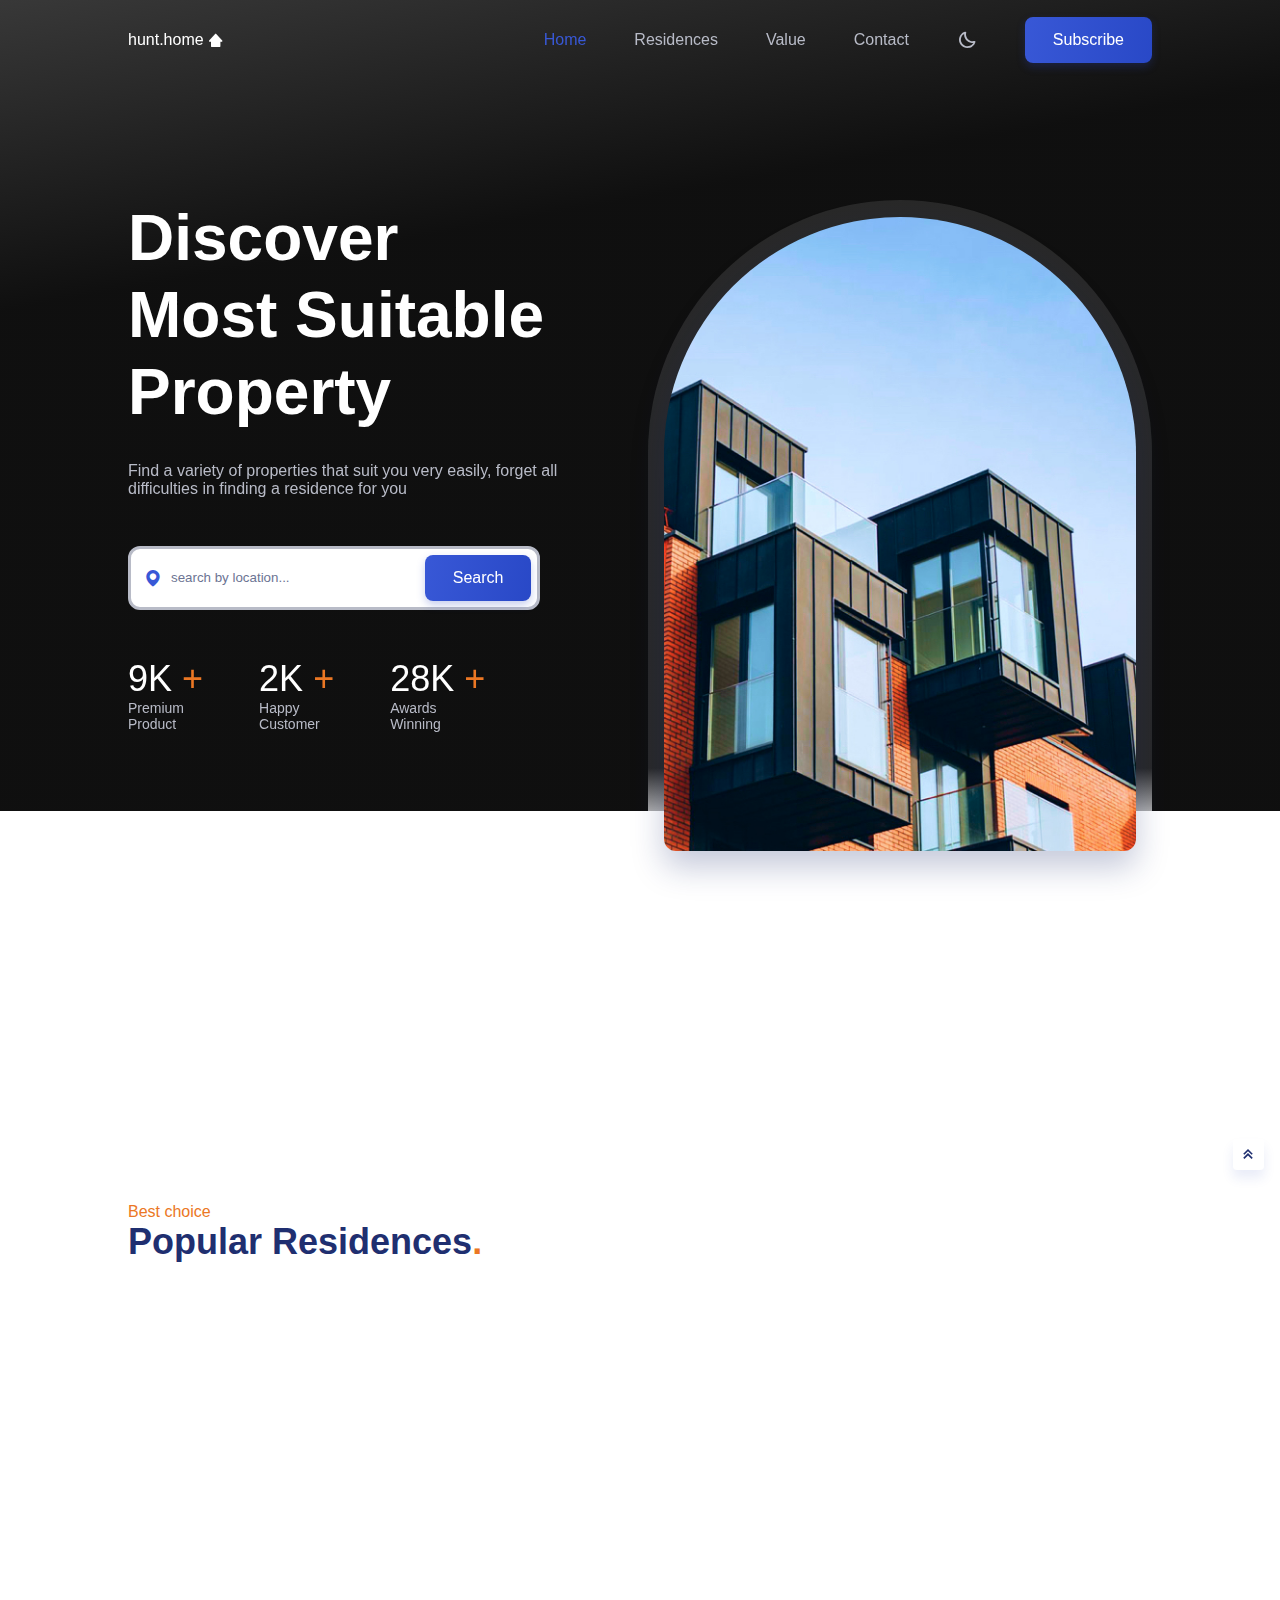
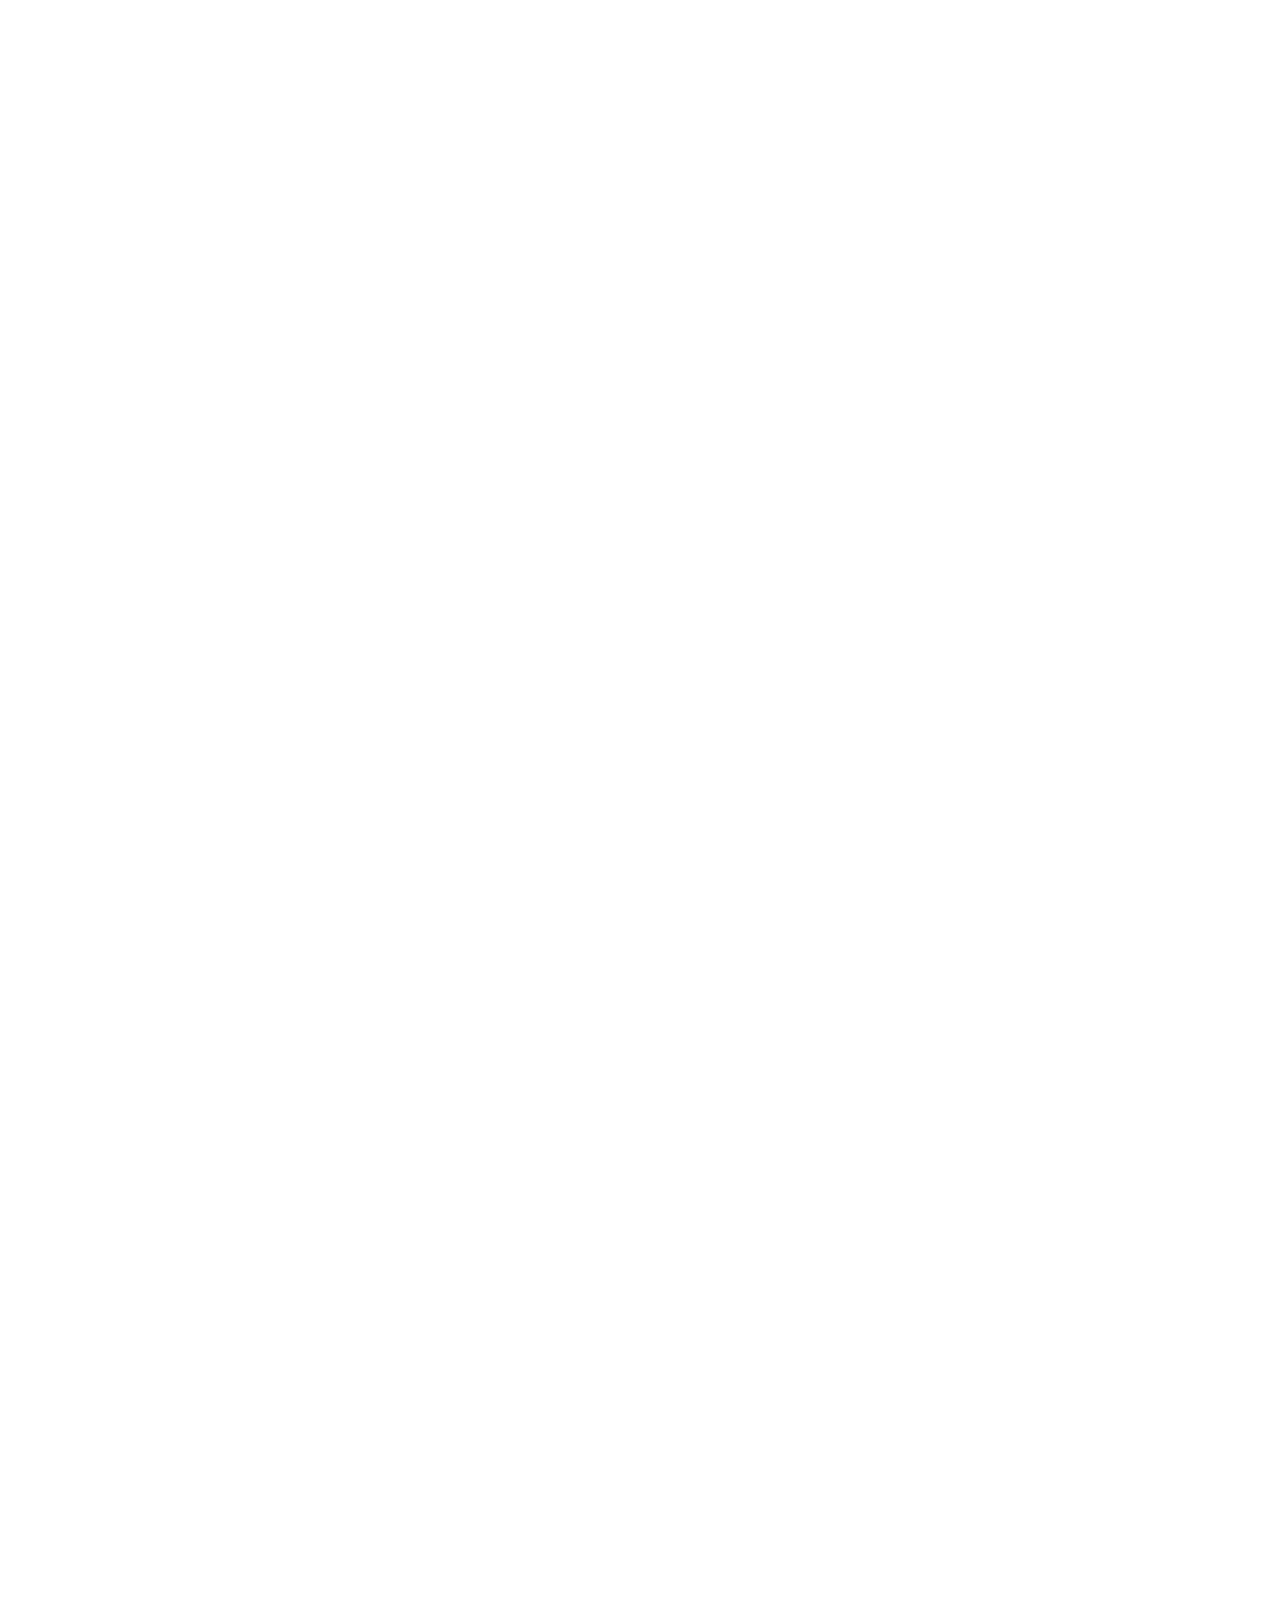
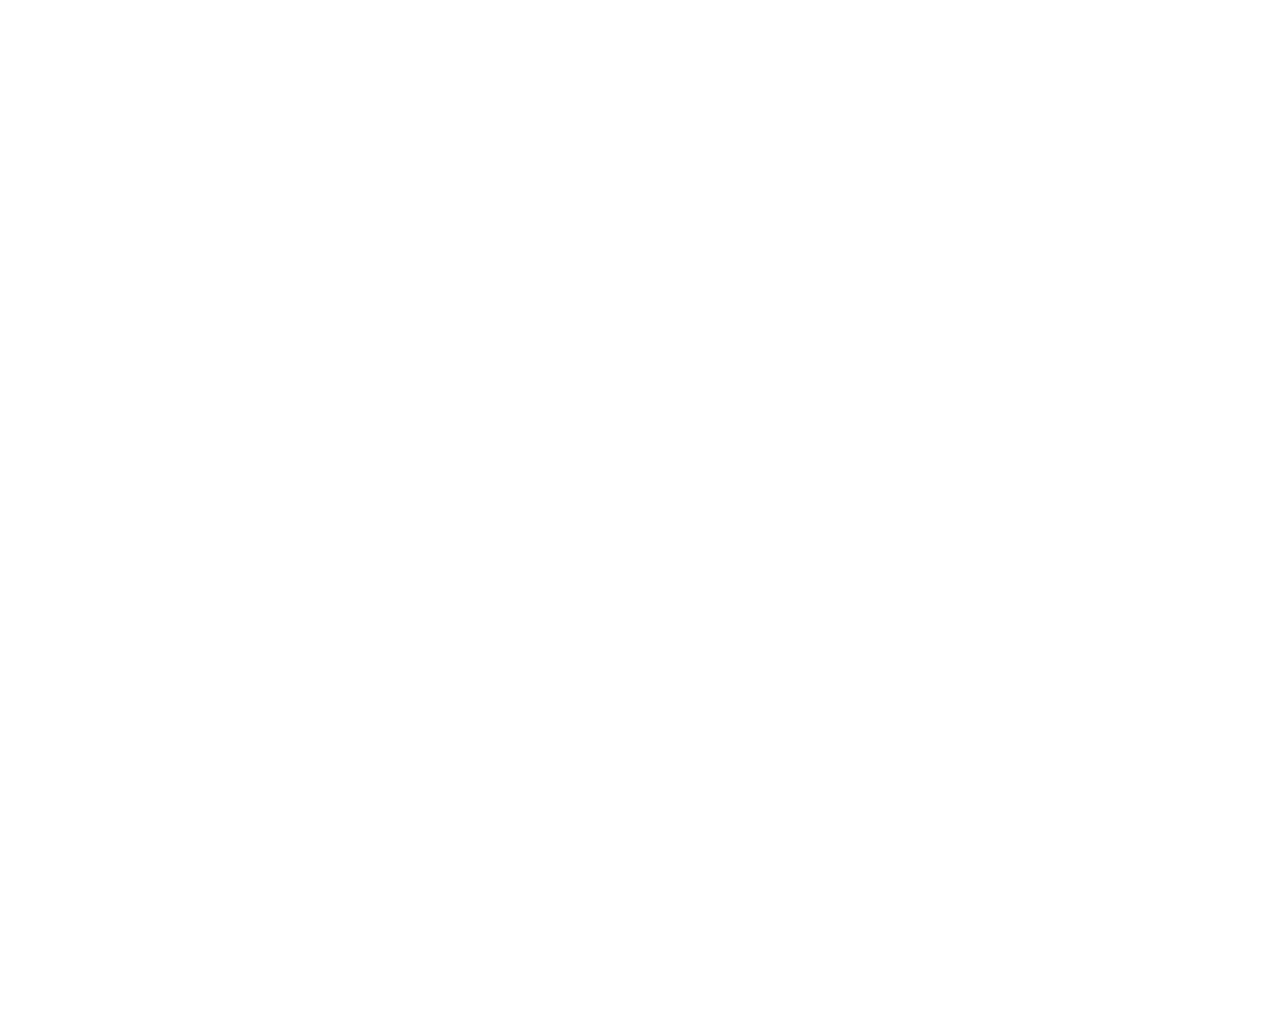
<file: realstate/index.html>
<!DOCTYPE html>
<html lang="en">
  <head>
    <meta charset="UTF-8" />
    <meta name="viewport" content="width=device-width, initial-scale=1.0" />

    <!--=============== FAVICON ===============-->
    <link
      rel="shortcut icon"
      href="./assets/img/favicon.png"
      type="image/x-icon"
    />

    <!--=============== BOXICONS ===============-->
    <link
      href="https://unpkg.com/boxicons@2.1.4/css/boxicons.min.css"
      rel="stylesheet"
    />

    <!--=============== SWIPER CSS ===============-->
    <link rel="stylesheet" href="./assets/css/swiper-bundle.min.css" />

    <!--=============== CSS ===============-->
    <link rel="stylesheet" href="./assets/css/style.css" />

    <title>Responsive real state website - Amit</title>
  </head>
  <body>
    <!--==================== HEADER ====================-->
    <header class="header" id="header">
      <nav class="nav container">
        <a href="#" class="nav__logo">
          hunt.home <i class="bx bxs-home-alt-2"></i>
        </a>

        <div class="nav__menu">
          <ul class="nav__list">
            <li class="nav__item">
              <a href="#home" class="nav__link active-link">
                <i class="bx bx-home-alt-2"></i>
                <span>Home</span>
              </a>
            </li>

            <li class="nav__item">
              <a href="#popular" class="nav__link">
                <i class="bx bx-building-house"></i>
                <span>Residences</span>
              </a>
            </li>

            <li class="nav__item">
              <a href="#value" class="nav__link">
                <i class="bx bx-award"></i>
                <span>Value</span>
              </a>
            </li>

            <li class="nav__item">
              <a href="#contact" class="nav__link">
                <i class="bx bx-phone"></i>
                <span>Contact</span>
              </a>
            </li>
          </ul>
        </div>

        <!-- adding theme change button -->
        <i class="bx bx-moon change-theme" id="theme-button"></i>

        <a href="#" class="button nav__button">Subscribe</a>
      </nav>
    </header>

    <!--==================== MAIN ====================-->
    <main class="main">
      <!--==================== HOME ====================-->
      <section class="home section" id="home">
        <div class="home__container container grid">
          <div class="home__data">
            <h1 class="home__title">
              Discover <br />
              Most Suitable <br />
              Property
            </h1>
            <p class="home__description">
              Find a variety of properties that suit you very easily, forget all
              difficulties in finding a residence for you
            </p>

            <form action="#" class="home__search">
              <i class="bx bxs-map"> </i>
              <input
                type="search"
                placeholder="search by location..."
                class="home__search-input"
              />
              <button class="button">Search</button>
            </form>

            <div class="home__value">
              <div>
                <h1 class="home__value-number">9K <span>+</span></h1>
                <span class="home__value-description">
                  Premium <br />
                  Product
                </span>
              </div>

              <div>
                <h1 class="home__value-number">2K <span>+</span></h1>
                <span class="home__value-description">
                  Happy <br />
                  Customer
                </span>
              </div>

              <div>
                <h1 class="home__value-number">28K <span>+</span></h1>
                <span class="home__value-description">
                  Awards <br />
                  Winning
                </span>
              </div>
            </div>
          </div>

          <div class="home__images">
            <div class="home__orbe"></div>

            <div class="home__img">
              <img src="./assets/img/home.jpg" alt="" />
            </div>
          </div>
        </div>
      </section>

      <!--==================== LOGOS ====================-->
      <section class="logos section">
        <div class="logos__container container grid">
          <div class="logos__img">
            <img src="./assets/img/logo1.png" alt="" />
          </div>

          <div class="logos__img">
            <img src="./assets/img/logo2.png" alt="" />
          </div>

          <div class="logos__img">
            <img src="./assets/img/logo3.png" alt="" />
          </div>

          <div class="logos__img">
            <img src="./assets/img/logo4.png" alt="" />
          </div>
        </div>
      </section>

      <!--==================== POPULAR ====================-->
      <section class="popular section" id="popular">
        <div class="container">
          <span class="section__subtitle">Best choice</span>
          <h2 class="section__title">Popular Residences<span>.</span></h2>

          <div class="popular__container swiper">
            <div class="swiper-wrapper">
              <article class="popular__card swiper-slide">
                <img src="./assets/img/popular1.jpg" class="popular__img" />
                <div class="popular__data">
                  <h2 class="popular__price"><span>₹</span>6,32,599</h2>
                  <h3 class="popular__title">Garden City Assat</h3>
                  <p class="popular__description">
                    Street The Garden City Of Miraflores, Lima - Perú Av. Sol
                    #9876
                  </p>
                </div>
              </article>

              <article class="popular__card swiper-slide">
                <img
                  src="./assets/img/popular2.jpg"
                  alt=""
                  class="popular__img"
                />
                <div class="popular__data">
                  <h2 class="popular__price"><span>₹</span>3,55,159</h2>
                  <h3 class="popular__title">Gables Luxurious House</h3>
                  <p class="popular__description">
                    Street The Garden City Of Miraflores, Lima - Perú Av. Sol
                    #9876
                  </p>
                </div>
              </article>

              <article class="popular__card swiper-slide">
                <img
                  src="./assets/img/popular3.jpg"
                  alt=""
                  class="popular__img"
                />
                <div class="popular__data">
                  <h2 class="popular__price"><span>₹</span>7,65,043</h2>
                  <h3 class="popular__title">Garden Orchard City</h3>
                  <p class="popular__description">
                    Street The Garden City Of Miraflores, Lima - Perú Av. Sol
                    #9876
                  </p>
                </div>
              </article>

              <article class="popular__card swiper-slide">
                <img
                  src="./assets/img/popular4.jpg"
                  alt=""
                  class="popular__img"
                />
                <div class="popular__data">
                  <h2 class="popular__price"><span>₹</span>6,52,024</h2>
                  <h3 class="popular__title">Luxurious City Garden</h3>
                  <p class="popular__description">
                    Street The Garden City Of Miraflores, Lima - Perú Av. Sol
                    #9876
                  </p>
                </div>
              </article>

              <article class="popular__card swiper-slide">
                <img
                  src="./assets/img/popular5.jpg"
                  alt=""
                  class="popular__img"
                />
                <div class="popular__data">
                  <h2 class="popular__price"><span>₹</span>4,87,043</h2>
                  <h3 class="popular__title">Aliva Private Garden</h3>
                  <p class="popular__description">
                    Street The Garden City Of Miraflores, Lima - Perú Av. Sol
                    #9876
                  </p>
                </div>
              </article>
            </div>
            <div class="swiper-button-next">
              <i class="bx bx-chevron-right"></i>
            </div>
            <div class="swiper-button-prev">
              <i class="bx bx-chevron-left"></i>
            </div>
          </div>
        </div>
      </section>

      <!--==================== VALUE ====================-->
      <section class="value section" id="value">
        <div class="value__container container grid">
          <div class="values__images">
            <div class="value__orbe"></div>

            <div class="value__img">
              <img src="./assets/img/value.jpg" alt="" />
            </div>
          </div>

          <div class="value__content">
            <div class="value__data">
              <span class="section__subtitle"> Our Value </span>
              <h2 class="section__title">Value We Give To You<span>.</span></h2>
              <p class="value__description">
                We always ready to help by providing the best service for you.
                We believe a good place to live can make your life better.
              </p>
            </div>

            <div class="value__accordion">
              <div class="value__accordion-item">
                <header class="value__accordion-header">
                  <i class="bx bxs-shield-x value__accordion-icon"></i>
                  <h3 class="value__accordion-title">
                    Best interest rates on the market
                  </h3>

                  <div class="value__accordion-arrow">
                    <i class="bx bxs-down-arrow"></i>
                  </div>
                </header>

                <div class="value__accordion-content">
                  <p class="value__accordion-description">
                    Price we provides is the best for you, we guarantee no price
                    changes on your property due to various unexpected costs
                    that may come.
                  </p>
                </div>
              </div>

              <div class="value__accordion-item">
                <header class="value__accordion-header">
                  <i class="bx bxs-x-square value__accordion-icon"></i>
                  <h3 class="value__accordion-title">
                    Prevent unstable prices
                  </h3>

                  <div class="value__accordion-arrow">
                    <i class="bx bxs-down-arrow"></i>
                  </div>
                </header>

                <div class="value__accordion-content">
                  <p class="value__accordion-description">
                    Price we provides is the best for you, we guarantee no price
                    changes on your property due to various unexpected costs
                    that may come.
                  </p>
                </div>
              </div>

              <div class="value__accordion-item">
                <header class="value__accordion-header">
                  <i class="bx bxs-bar-chart-square value__accordion-icon"></i>
                  <h3 class="value__accordion-title">
                    Best prices on the market
                  </h3>

                  <div class="value__accordion-arrow">
                    <i class="bx bxs-down-arrow"></i>
                  </div>
                </header>

                <div class="value__accordion-content">
                  <p class="value__accordion-description">
                    Price we provides is the best for you, we guarantee no price
                    changes on your property due to various unexpected costs
                    that may come.
                  </p>
                </div>
              </div>

              <div class="value__accordion-item">
                <header class="value__accordion-header">
                  <i class="bx bxs-check-square value__accordion-icon"></i>
                  <h3 class="value__accordion-title">Security of your data</h3>

                  <div class="value__accordion-arrow">
                    <i class="bx bxs-down-arrow"></i>
                  </div>
                </header>

                <div class="value__accordion-content">
                  <p class="value__accordion-description">
                    Price we provides is the best for you, we guarantee no price
                    changes on your property due to various unexpected costs
                    that may come.
                  </p>
                </div>
              </div>
            </div>
          </div>
        </div>
      </section>

      <!--==================== CONTACT ====================-->
      <section class="contact section" id="contact">
        <div class="contact__container container grid">
          <div class="contact__images">
            <div class="contact__orbe"></div>

            <div class="contact__img">
              <img src="./assets/img/contact.png" alt="" />
            </div>
          </div>

          <div class="contact__content">
            <div class="contact__data">
              <span class="section__subtitle"> Contact Us </span>
              <h2 class="section__title">Easy to Contact us<span>.</span></h2>
              <p class="contact__description">
                Is there a problem finding your dream home? Need a guide in
                buying first home? or need a consultation on residential issues?
                just contact us.
              </p>
            </div>

            <div class="contact__card">
              <div class="contact__card-box">
                <div class="contact__card-info">
                  <i class="bx bxs-phone-call"></i>
                  <div class="">
                    <h3 class="contact__card-title">Call</h3>
                    <p class="contact__card-description">701478XXXX</p>
                  </div>
                </div>

                <button class="button contact__card-button">Call Now</button>
              </div>

              <div class="contact__card-box">
                <div class="contact__card-info">
                  <i class="bx bxs-message-rounded-dots"></i>

                  <div class="">
                    <h3 class="contact__card-title">Chat</h3>
                    <p class="contact__card-description">701478XXXX</p>
                  </div>
                </div>

                <button class="button contact__card-button">Chat Now</button>
              </div>

              <div class="contact__card-box">
                <div class="contact__card-info">
                  <i class="bx bxs-video"></i>
                  <div class="">
                    <h3 class="contact__card-title">Video Call</h3>
                    <p class="contact__card-description">701478XXXX</p>
                  </div>
                </div>

                <button class="button contact__card-button">
                  Video Call Now
                </button>
              </div>

              <div class="contact__card-box">
                <div class="contact__card-info">
                  <i class="bx bxs-envelope"></i>
                  <div class="">
                    <h3 class="contact__card-title">Message</h3>
                    <p class="contact__card-description">701478XXXX</p>
                  </div>
                </div>

                <button class="button contact__card-button">Message Now</button>
              </div>
            </div>
          </div>
        </div>
      </section>

      <!--==================== SUBSCRIBE ====================-->
      <section class="subscribe section">
        <div class="subscribe__container container">
          <h1 class="subscribe__title">Get Started with hunt.home</h1>
          <p class="subscribe__description">
            Subscribe and find super attractive price quotes from us, Find your
            residence soon
          </p>
          <a href="#" class="button subscribe__button">Get Started </a>
        </div>
      </section>
    </main>

    <!--==================== FOOTER ====================-->
    <footer class="footer section">
      <div class="footer__container container grid">
        <div class="">
          <a href="" class="footer__logo">
            hunt.home <i class="bx bxs-home-alt-2"></i>
          </a>
          <p class="footer__description">
            Our vision is to make all people <br />
            the best place to live for them.
          </p>
        </div>

        <div class="footer__content">
          <div class="">
            <h3 class="footer__title">About</h3>

            <ul class="footer__links">
              <li>
                <a href="" class="footer__link">About Us</a>
              </li>

              <li>
                <a href="" class="footer__link">Features</a>
              </li>

              <li>
                <a href="" class="footer__link">News & Blog</a>
              </li>
            </ul>
          </div>

          <div class="">
            <h3 class="footer__title">Company</h3>

            <ul class="footer__links">
              <li>
                <a href="" class="footer__link">How We Work?</a>
              </li>

              <li>
                <a href="" class="footer__link">Capital</a>
              </li>

              <li>
                <a href="" class="footer__link">Security</a>
              </li>
            </ul>
          </div>

          <div class="">
            <h3 class="footer__title">Support</h3>

            <ul class="footer__links">
              <li>
                <a href="" class="footer__link">FAQs</a>
              </li>

              <li>
                <a href="" class="footer__link">Support center</a>
              </li>

              <li>
                <a href="" class="footer__link">Contact Us</a>
              </li>
            </ul>
          </div>

          <div class="">
            <h3 class="footer__title">Follow us</h3>

            <ul class="social">
              <a
                href="https://www.facebook.com/"
                target="_blank"
                class="footer__social-link"
                ><i class="bx bxl-facebook-circle"></i
              ></a>

              <a
                href="https://www.instagram.com/"
                target="_blank"
                class="footer__social-link"
                ><i class="bx bxl-instagram-alt"></i
              ></a>

              <a
                href="https://www.pinterest.com/"
                target="_blank"
                class="footer__social-link"
                ><i class="bx bxl-pinterest"></i
              ></a>
            </ul>
          </div>
        </div>
      </div>

      <div class="footer__info container">
        <span class="footer__copy">
          &#169; Amitsuthar. All rigths reserved
        </span>

        <div class="footer__privacy">
          <a href="#">Terms & Agreements</a>
          <a href="#">Privacy Policy</a>
        </div>
      </div>
    </footer>
    <!--========== SCROLL UP ==========-->
    <a href="#" class="scrollup" id="scroll-up">
      <i class="bx bx-chevrons-up"></i>
    </a>
    <!--=============== SCROLLREVEAL ===============-->
    <script src="./assets/js/scrollreveal.min.js"></script>

    <!--=============== SWIPER JS ===============-->
    <script src="./assets/js/swiper-bundle.min.js"></script>

    <!--=============== MAIN JS ===============-->
    <script src="./assets/js/main.js"></script>
  </body>
</html>
</file>
<file: realstate/assets/css/style.css>
/*=============== GOOGLE FONTS ===============*/

/*=============== VARIABLES CSS ===============*/
:root {
  --header-height: 3.5rem;
  --width: 5rem;

  /*========== Colors ==========*/
  /*Color mode HSL(hue, saturation, lightness)*/
  --first-color: hsl(228, 66%, 53%);
  --first-color-alt: hsl(228, 66%, 47%);
  --first-color-light: hsl(228, 62%, 59%);
  --first-color-lighten: hsl(228, 100%, 97%);
  --second-color: hsl(25, 83%, 53%);
  --title-color: hsl(228, 57%, 28%);
  --text-color: hsl(228, 15%, 50%);
  --text-color-light: hsl(228, 12%, 75%);
  --border-color: hsl(228, 99%, 98%);
  --body-color: #fff;
  --container-color: #fff;

  /*========== Font and typography ==========*/
  /*.5rem = 8px | 1rem = 16px ...*/
  --body-font: "Poppins", sans-serif;
  --biggest-font-size: 2.25rem;
  --h1-font-size: 1.5rem;
  --h2-font-size: 1.25rem;
  --h3-font-size: 1rem;
  --normal-font-size: 0.938rem;
  --small-font-size: 0.813rem;
  --smaller-font-size: 0.75rem;

  /*========== Font weight ==========*/
  --font-medium: 500;
  --font-semi-bold: 600;

  /*========== z index ==========*/
  --z-tooltip: 10;
  --z-fixed: 100;
}

/* Responsive typography */
@media screen and (min-width: 1024px) {
  :root {
    --biggest-font-size: 4rem;
    --h1-font-size: 2.25rem;
    --h2-font-size: 1.5rem;
    --h3-font-size: 1.25rem;
    --normal-font-size: 1rem;
    --small-font-size: 0.875rem;
    --smaller-font-size: 0.813rem;
  }
}

/*=============== BASE ===============*/
* {
  box-sizing: border-box;
  padding: 0;
  margin: 0;
}

html {
  scroll-behavior: smooth;
}

body {
  font-family: var(--body-font);
  font-size: var(--normal-font-size);
  background-color: var(--body-color);
  color: var(--text-color);
  transition: 0.3s; /* For animation dark mode */
}

h1,
h2,
h3 {
  color: var(--title-color);
  font-weight: var(--font-semi-bold);
}

ul {
  list-style: none;
}

a {
  text-decoration: none;
}

img {
  max-width: 100%;
  height: auto;
}

input,
button {
  font-family: var(--body-font);
  outline: none;
  border: none;
}

/*=============== THEME ===============*/
.change-theme {
  font-size: 1.25rem;
  color: #fff;
  cursor: pointer;
  transition: 0.3s;
}

.change-theme:hover {
  color: var(--first-color);
}

/*========== Variables Dark theme ==========*/
body.dark-theme {
  --first-color: hsl(228, 66%, 62%);
  --second-color: hsl(25, 57%, 54%);
  --title-color: hsl(228, 8%, 95%);
  --text-color: hsl(228, 8%, 70%);
  --border-color: hsl(228, 16%, 14%);
  --body-color: hsl(228, 12%, 8%);
  --container-color: hsl(228, 16%, 12%);
}

/*========== 
    Color changes in some parts of 
    the website, in dark theme 
==========*/
.dark-theme .home__search,
.dark-theme .swiper-button-next,
.dark-theme .swiper-button-prev {
  border: 3px solid var(--border-color);
}

.dark-theme .nav__menu,
.dark-theme .home__img,
.dark-theme .popular__card:hover,
.dark-theme .value__img,
.dark-theme .accordion-open,
.dark-theme .accordion-open .value__accordion-icon,
.dark-theme .accordion-open .value__accordion-arrow,
.dark-theme .contact__img,
.dark-theme .contact__card-box:hover,
.dark-theme .scrollup {
  box-shadow: none;
}

.dark-theme .value__orbe,
.dark-theme .value__accordion-icon,
.dark-theme .value__accordion-arrow,
.dark-theme .contact__orbe,
.dark-theme .contact__card i,
.dark-theme .contact__card-button,
.dark-theme .subscribe__container {
  background-color: var(--container-color);
}

.dark-theme .subscribe__container {
  border: 6px solid var(--border-color);
}

.dark-theme .subscribe__description {
  color: var(--text-color);
}

.dark-theme::-webkit-scrollbar {
  border-color: hsl(228, 4%, 15%);
}

.dark-theme::-webkit-scrollbar-thumb {
  border-color: hsl(228, 4%, 25%);
}

.dark-theme::-webkit-scrollbar-thumb:hover {
  border-color: hsl(228, 4%, 35%);
}

/*=============== REUSABLE CSS CLASSES ===============*/
.container {
  max-width: 1024px;
  margin-left: 1.5rem;
  margin-right: 1.5rem;
}

.grid {
  display: grid;
}

.section {
  padding: 4.5rem 0 2rem;
}

.section__title {
  font-size: var(--h2-font-size);
  margin-bottom: 1rem;
}

.section__title span {
  color: var(--second-color);
}

.section__subtitle {
  display: block;
  font-size: var(--small-font-size);
  color: var(--second-color);
}

.main {
  overflow: hidden; /* For the animations ScrollReveal*/
}

/*=============== HEADER & NAV ===============*/
.header {
  position: fixed;
  top: 0;
  left: 0;
  width: 100%;
  background-color: transparent;
  z-index: var(--z-fixed);
  transition: 0.4s;
}

.nav {
  height: var(--header-height);
  display: flex;
  justify-content: space-between;
  align-items: center;
}

.nav__logo {
  color: #fff;
  display: inline-flex;
  align-items: center;
  column-gap: 0.25rem;
  font-weight: var(--font-medium);
}

.nav__logo i {
  font-size: 1rem;
}

.nav__logo:hover {
  color: var(--first-color);
  transition: 0.3s;
}

@media screen and (max-width: 1023px) {
  .nav__menu {
    background-color: var(--container-color);
    position: fixed;
    bottom: 2rem;
    box-shadow: 0 8px 24px hsla(228, 66%, 45%, 0.15);
    width: 90%;
    left: 0;
    right: 0;
    margin: 0 auto;
    padding: 1.3rem 3rem;
    border-radius: 1.25rem;
    transition: 0.4s;
  }

  .nav__list {
    display: flex;
    justify-content: space-between;
    align-items: center;
  }

  .nav__link {
    color: var(--text-color);
    display: flex;
    padding: 0.5rem;
    border-radius: 50%;
    align-items: center;
  }

  .nav__link i {
    font-size: 1.25rem;
  }

  .nav__link span {
    display: none;
  }
}

/* Change background header */
.scroll-header {
  background-color: var(--body-color);
  box-shadow: 0 1px 4px hsla(228, 4%, 15%, 0.1);
}

.scroll-header .nav__logo {
  color: var(--first-color);
}

.scroll-header .change-theme {
  color: var(--title-color);
}

/* Active link */
.active-link {
  background: linear-gradient(101deg, hsl(228, 66%, 53%), hsl(228, 66%, 47%));
  color: #fff;
  box-shadow: 0 4px 8px hsla(228, 66%, 45%, 0.25);
}

/*=============== HOME ===============*/
.home {
  background: linear-gradient(170deg, hsl(0, 0%, 22%) 0%, hsl(0, 0%, 6%) 30%);
  padding-bottom: 0;
}

.home__container {
  padding-top: 4rem;
  row-gap: 3.5rem;
}

.home__title,
.home__value-number {
  color: white;
}

.home__title {
  font-size: var(--biggest-font-size);
  line-height: 120%;
  margin-bottom: 1.25rem;
}

.home__description {
  color: var(--text-color-light);
  margin-bottom: 2rem;
}

.home__search {
  background-color: var(--body-color);
  padding: 0.35rem 0.35rem 0.35rem 0.75rem;
  display: flex;
  align-items: center;
  border-radius: 0.75rem;
  border: 3px solid var(--text-color-light);
  margin-bottom: 2rem;
}

.home__search i {
  font-size: 1.25rem;
  color: var(--first-color);
}

.home__search-input {
  width: 90%;
  background-color: var(--body-color);
  color: var(--text-color);
  margin: 0 0.5rem;
}

.home__search-input::placeholder {
  color: var(--text-color);
}

.home__value {
  display: flex;
  column-gap: 2.5rem;
}

.home__value-number {
  font-size: var(--h1-font-size);
  font-weight: var(--font-medium);
}

.home__value-number span {
  color: var(--second-color);
}

.home__value-description {
  display: flex;
  color: var(--text-color-light);
  font-size: var(--small-font-size);
}

.home__images {
  position: relative;
  display: flex;
  justify-content: center;
}

.home__orbe {
  width: 265px;
  height: 284px;
  background: linear-gradient(
    180deg,
    hsl(0, 0%, 16%) 93%,
    hsl(0, 0%, 67%) 100%
  );
  border-radius: 135px 135px 0 0;
}

.home__img {
  position: absolute;
  width: 250px;
  height: 300px;
  overflow: hidden;
  border-radius: 125px 125px 12px 12px;
  display: inline-flex;
  align-items: flex-end;
  bottom: -1.5rem;
  box-shadow: 0 16px 32px hsla(228, 66%, 25%, 0.25);
}

/*=============== BUTTON ===============*/
.button {
  display: inline-block;
  background: linear-gradient(101deg, hsl(228, 66%, 53%), hsl(228, 66%, 47%));
  color: #fff;
  padding: 14px 28px;
  border-radius: 0.5rem;
  font-size: var(--normal-font-size);
  font-weight: var(--font-medium);
  box-shadow: 0 4px 8px hsla(228, 66%, 45%, 0.25);
  transition: 0.3s;
  cursor: pointer;
}

.button:hover {
  box-shadow: 0 4px 12px hsla(228, 66%, 45%, 0.25);
}

.nav__button {
  display: none;
}

/*=============== LOGOS ===============*/
.logos__container {
  padding-top: 2rem;
  grid-template-columns: repeat(2, 1fr);
  gap: 3rem 2rem;
  justify-items: center;
}

.logos__img img {
  height: 60px;
  opacity: 0.3;
  transition: 0.3s;
}

.logos__img img:hover {
  opacity: 0.6;
}

/*=============== POPULAR  ===============*/
.popular__container {
  padding: 1rem 0 5rem;
}

.popular__card {
  width: 290px;
  background-color: var(--container-color);
  padding: 0.5rem 0.5rem 1.5rem;
  border-radius: 1rem;
  margin: 0 auto;
  transition: 0.4s;
}

.popular__img {
  border-radius: 1rem;
  margin-bottom: 1rem;
}

.popular__data {
  padding: 0 1rem 0 0.5rem;
}

.popular__price {
  font-size: var(--h2-font-size);
  color: var(--text-color);
  margin-bottom: 0.2rem;
}

.popular__price span {
  color: var(--second-color);
}

.popular__title {
  font-size: var(--h3-font-size);
  margin-bottom: 0.75rem;
}

.popular__description {
  font-size: var(--small-font-size);
}

.popular__card:hover {
  box-shadow: 0 12px 16px hsla(228, 66%, 45%, 0.2);
}
/* Swiper class */
.swiper-button-prev::after,
.swiper-button-next::after {
  content: "";
}

.swiper-button-next,
.swiper-button-prev {
  top: initial;
  bottom: 0;
  height: initial;
  background-color: var(--container-color);
  border: 2px solid var(--text-color-light);
  padding: 6px 20px;

  border-radius: 0.5rem;
  font-size: 1.5rem;
  color: var(--first-color);
}

.swiper-button-prev {
  left: calc(50% - 3rem);
}

.swiper-button-next {
  right: calc(50% - 3rem);
}

/*=============== VALUE ===============*/
.value__container {
  row-gap: 3rem;
}

.values__images {
  position: relative;
  display: flex;
  justify-content: center;
}

.value__orbe {
  width: 266px;
  height: 316px;
  background-color: hsl(228, 24%, 97%);
  border-radius: 135px 135px 16px 16px;
}

.value__img {
  position: absolute;
  width: 250px;
  height: 300px;
  overflow: hidden;
  border-radius: 125px 125px 12px 12px;
  inset: 0;
  margin: 0 auto;
  box-shadow: 0 16px 32px hsla(228, 66%, 25%, 0.25);
}

.value__description {
  font-size: var(--small-font-size);
  margin-bottom: 2rem;
}

.value__accordion {
  display: grid;
  row-gap: 1.5rem;
}

.value__accordion-item {
  background-color: var(--body-color);
  border: 2px solid var(--border-color);
  border-radius: 0.5rem;
  padding: 1rem 0.75rem;
}

.value__accordion-header {
  display: flex;
  align-items: center;
  cursor: pointer;
}

.value__accordion-icon {
  background-color: var(--first-color-lighten);
  padding: 5px;
  border-radius: 0.25rem;
  font-size: 18px;
  color: var(--first-color);
  margin-right: 0.75rem;
  transition: 0.3s;
}

.value__accordion-title {
  font-size: var(--small-font-size);
}

.value__accordion-arrow {
  display: inline-flex;
  background-color: var(--first-color-lighten);
  padding: 0.25rem;
  color: var(--first-color);
  border-radius: 2px;
  font-size: 10px;
  margin-left: auto;
  transition: 0.3s;
}

.value__accordion-arrow i {
  transform: rotate(270deg);
  transition: 0.2s;
}

.value__accordion-description {
  font-size: var(--smaller-font-size);
  padding: 1.25rem 2.5rem 0 2.75rem;
}

.value__accordion-content {
  overflow: hidden;
  height: 0;
  transition: all 0.25s ease;
}
/*Rotate icon and add shadows*/
.accordion-open {
  box-shadow: 0 12px 32px hsla(228, 66%, 45%, 0.2);
}

.accordion-open .value__accordion-icon {
  box-shadow: 0 4px 4px hsla(228, 66%, 45%, 0.2);
}

.accordion-open .value__accordion-arrow {
  box-shadow: 0 2px 4px hsla(228, 66%, 45%, 0.2);
}

.accordion-open .value__accordion-arrow i {
  transform: rotate(360deg);
}

/*=============== CONTACT ===============*/
.contact__container {
  row-gap: 2rem;
}

.contact__images {
  position: relative;
  display: flex;
  justify-content: center;
}

.contact__orbe {
  width: 266px;
  height: 316px;
  background-color: hsl(228, 24%, 97%);
  border-radius: 135px 135px 16px 16px;
}

.contact__img {
  position: absolute;
  width: 250px;
  height: 300px;
  overflow: hidden;
  border-radius: 125px 125px 12px 12px;
  inset: 0;
  margin: auto;
  box-shadow: 0 16px 32px hsla(228, 66%, 25%, 0.25);
}

.contact__description {
  font-size: var(--small-font-size);
  margin-bottom: 2.5rem;
}

.contact__card {
  display: grid;
  grid-template-columns: repeat(2, 1fr);
  gap: 1.25rem 0.75rem;
}

.contact__card-box {
  background-color: var(--body-color);
  border: 2px solid var(--border-color);
  padding: 1.25rem 0.75rem;
  border-radius: 0.5rem;
  transition: 0.3s;
}

.contact__card-info {
  display: flex;
  align-items: flex-start;
  column-gap: 0.75rem;
  margin-bottom: 1.25rem;
}

.contact__card i {
  padding: 6px;
  background-color: var(--first-color-lighten);
  border-radius: 6px;
  font-size: 1.25rem;
  color: var(--first-color);
}

.contact__card-title {
  font-size: var(--normal-font-size);
}

.contact__card-description {
  font-size: var(--small-font-size);
}

.contact__card-button {
  font-size: var(--small-font-size);
  padding: 14px 0;
  width: 100%;
  border-radius: 0.25rem;
  background: var(--first-color-lighten);
  color: var(--first-color);
  font-weight: var(--font-semi-bold);
  box-shadow: none;
}

.contact__card-button:hover {
  background-color: var(--first-color);
  color: #fff;
}

.contact__card-box:hover {
  box-shadow: 0 8px 24px hsla(228, 66%, 45%, 0.1);
}
/*=============== SUBSCRIBE ===============*/
.subscribe {
  padding: 2.5rem 0;
}

.subscribe__container {
  background-color: var(--first-color);
  padding: 3rem 2rem;
  border-radius: 1.25rem;
  border: 6px solid var(--first-color-light);
  text-align: center;
}

.subscribe__title {
  font-size: var(--h2-font-size);
  color: #fff;
  margin-bottom: 1rem;
}

.subscribe__description {
  color: hsl(228, 90%, 92%);
  font-size: var(--small-font-size);
  margin-bottom: 2rem;
}

.subscribe__button {
  border: 2px solid #fff;
  background: var(--first-color-light);
  font-size: var(--small-font-size);
}

.subscribe__button:hover {
  background-color: var(--first-color);
}
/*=============== FOOTER ===============*/
.footer__container {
  row-gap: 2.5rem;
}

.footer__logo {
  color: var(--first-color);
  font-size: var(--h3-font-size);
  font-weight: var(--font-semi-bold);
  display: inline-flex;
  align-items: center;
  column-gap: 0.25rem;
  margin-bottom: 0.75rem;
}

.footer__logo i {
  font-size: 1.25rem;
}

.footer__description,
.footer__link {
  font-size: var(--small-font-size);
  font-weight: var(--font-medium);
}

.footer__content,
.footer_links {
  display: grid;
}

.footer__content {
  grid-template-columns: repeat(2, max-content);
  gap: 2.5rem 4rem;
}

.footer__title {
  font-size: var(--h3-font-size);
  margin-bottom: 1rem;
}

.footer__links {
  row-gap: 0.5rem;
}

.footer__link {
  color: var(--text-color);
  transition: 0.3s;
}

.footer__link:hover {
  color: var(--title-color);
}

.footer__social {
  display: flex;
  column-gap: 1rem;
}

.footer__social-link {
  font-size: 1.25rem;
  color: var(--text-color);
  transition: 0.3s;
}

.footer__social-link:hover {
  color: var(--title-color);
}

.footer__info,
.footer__privacy {
  display: flex;
}

.footer__info {
  padding-bottom: 6rem;
  margin-top: 5.5rem;
  flex-direction: column;
  text-align: center;
  row-gap: 1.5rem;
}

.footer__copy,
.footer__privacy a {
  font-size: var(--small-font-size);
  font-weight: var(--font-medium);
  color: var(--text-color);
}

.footer__privacy {
  justify-content: center;
  column-gap: 1.25rem;
}
/*=============== SCROLL BAR ===============*/
::-webkit-scrollbar {
  width: 0.6rem;
  border-radius: 0.5rem;
  background-color: hsl(228, 83%, 76%);
}

::-webkit-scrollbar-thumb {
  background-color: hsl(228, 8%, 64%);
  border-radius: 0.5rem;
}

::-webkit-scrollbar-thumb:hover {
  background-color: hsl(228, 8%, 54%);
}

/*=============== SCROLL UP ===============*/
.scrollup {
  position: fixed;
  right: 1rem;
  bottom: -30%;
  background-color: var(--container-color);
  box-shadow: 0 8px 12px hsla(228, 66%, 45%, 0.1);
  display: inline-flex;
  padding: 0.35rem;
  border-radius: 0.25rem;
  color: var(--title-color);
  font-size: 1.25rem;
  z-index: var(--z-tooltip);
  transition: 0.3s;
}

.scrollup:hover {
  transform: translateY(-0.25rem);
  color: var(--first-color);
}
/* Show Scroll Up*/
.show-scroll {
  bottom: 8rem;
}
/*=============== BREAKPOINTS ===============*/
/* For small devices */
@media screen and (max-width: 350px) {
  .container {
    margin-left: 1rem;
    margin-right: 1rem;
  }
  .section {
    padding: 3.5rem 0 1rem;
  }

  .home {
    padding-bottom: 0;
  }

  .contact__card {
    grid-template-columns: repeat(1, 180px);
    justify-content: center;
  }
}

@media screen and (max-width: 320px) {
  .nav__menu {
    padding: 1.3rem 1.5rem;
  }

  .home__value {
    column-gap: 1rem;
  }

  .home__img {
    width: 220px;
    height: 280px;
  }

  .home__orbe {
    width: 240px;
    height: 264px;
  }

  .logos__container {
    gap: 2rem 1rem;
  }

  .popular__card {
    width: 230px;
    padding: 0.5rem 0.5rem 0.75rem;
  }

  .value__img,
  .contact__img {
    width: 220px;
    height: 260px;
  }

  .value__orbe,
  .contact__orbe {
    width: 236px;
    height: 280px;
  }

  .subscribe__container {
    padding: 2rem 1rem;
  }

  .footer__content {
    gap: 2.5rem;
  }
}

/* For medium devices */
@media screen and (min-width: 576px) {
  .nav__menu {
    width: 342px;
  }

  .home__search {
    width: 412px;
  }

  .contact__card {
    grid-template-columns: repeat(2, 192px);
    justify-content: center;
  }

  .footer__content {
    grid-template-columns: repeat(3, max-content);
  }
}

@media screen and (min-width: 767px) {
  .home__container {
    grid-template-columns: repeat(2, 1fr);
    padding-top: 2rem;
  }

  .home__orbe {
    align-self: flex-end;
  }

  .home__data {
    padding-bottom: 2rem;
  }
  .logos__container {
    grid-template-columns: repeat(4, max-content);
    justify-content: center;
  }

  .value__container,
  .contact__container {
    grid-template-columns: repeat(2, 1fr);
    align-items: center;
  }

  .contact__images {
    order: 1;
  }

  .contact__card {
    justify-content: initial;
  }

  .subscribe__container {
    padding: 3rem 13rem;
  }

  .footer__container {
    grid-template-columns: repeat(2, max-content);
    justify-content: space-between;
  }
}
/* For large devices */
@media screen and (min-width: 1023px) {
  .section {
    padding: 7.5rem 0 1rem;
  }

  .section__title {
    font-size: 2.25rem;
  }

  .section__subtitle {
    font-size: var(--normal-font-size);
  }

  .nav {
    height: calc(var(--header-height) + 1.5rem);
  }

  .nav__menu {
    width: initial;
    margin-left: auto;
  }

  .nav__list {
    display: flex;
    column-gap: 3rem;
  }

  .nav__link {
    color: var(--text-color-light);
  }

  .nav__link i {
    display: none;
  }

  .nav__button {
    display: inline-block;
  }

  .active-link {
    background: none;
    box-shadow: none;
    color: var(--first-color);
    font-weight: var(--font-medium);
  }

  .change-theme {
    margin: 0 3rem;
    color: var(--text-color-light);
  }

  .scroll-header .nav__link,
  .scroll-header .change-theme {
    color: var(--text-color);
  }

  .scroll-header .active-link {
    color: var(--first-color);
  }

  .home {
    padding-bottom: 0;
  }

  .home__container {
    padding-top: 5rem;
    column-gap: 2rem;
  }

  .home__data {
    padding-bottom: 4rem;
  }

  .home__title {
    margin-bottom: 2rem;
  }

  .home__description,
  .home__search {
    margin-bottom: 3rem;
  }

  .home__value {
    column-gap: 3.5rem;
  }

  .home__orbe {
    width: 504px;
    height: 611px;
    border-radius: 256px 256px 0 0;
  }

  .home__img {
    width: 472px;
    height: 634px;
    border-radius: 236px 236px 12px 12px;
    bottom: -2.5rem;
  }

  .logos__img img {
    height: 100px;
  }

  .popular__container {
    padding-top: 3rem;
  }

  .popular__card {
    width: 300px;
    /* top right-left bottom */
    padding: 0.75rem 0.75rem 2rem;
  }

  .popular__data {
    padding: 0 0.25rem 0 0.75rem;
  }

  .value__container,
  .contact__container {
    align-items: flex-start;
    column-gap: 5rem;
  }

  .value__orbe,
  .contact__orbe {
    width: 501px;
    height: 641px;
    border-radius: 258px 258px 16px 16px;
  }

  .value__img,
  .contact__img {
    width: 461px;
    height: 601px;
    border-radius: 238px 238px 12px 12px;
  }

  .value__img img,
  .contact__img {
    max-width: initial;
    width: 490px;
  }

  .value__description,
  .contact__description {
    font-size: var(--normal-font-size);
    margin-bottom: 2.5rem;
  }

  .value__accordion-title {
    font-size: var(--normal-font-size);
  }

  .value__accordion-item {
    padding: 1.25rem 1.25rem 1.25rem 1rem;
  }

  .value__accordion-description {
    padding-bottom: 1rem;
    font-size: var(--small-font-size);
  }

  .contact__card {
    grid-template-columns: repeat(2, 200px);
  }

  .contact__card-box {
    padding: 28px 1.5rem 1.5rem;
  }

  .subscribe__container {
    padding: 4rem 10rem 4.5rem;
    border-radius: 2rem;
    border: 12px solid var(--first-color-light);
  }

  .subscribe__title {
    font-size: 2.5rem;
    margin-bottom: 1.5rem;
  }

  .subscribe__description {
    font-size: var(--normal-font-size);
    padding: 0 8rem;
  }

  .subscribe__button {
    font-size: var(--normal-font-size);
  }

  .footer__content {
    grid-template-columns: repeat(4, max-content);
  }

  .footer__title {
    margin-bottom: 1.5rem;
  }

  .footer__links {
    row-gap: 1rem;
  }

  .footer__info {
    flex-direction: row;
    justify-content: space-between;
    padding-bottom: 2rem;
  }

  .show-scroll {
    bottom: 3rem;
    right: 3rem;
  }
}

@media screen and (min-width: 1040px) {
  .container {
    margin-left: auto;
    margin-right: auto;
  }

  .home__container {
    column-gap: 4rem;
  }
}

/* For 2K & 4K resolutions */
@media screen and (min-width: 2048px) {
  body {
    zoom: 1.5;
  }
}

@media screen and (min-width: 3840px) {
  body {
    zoom: 2;
  }
}
</file>
